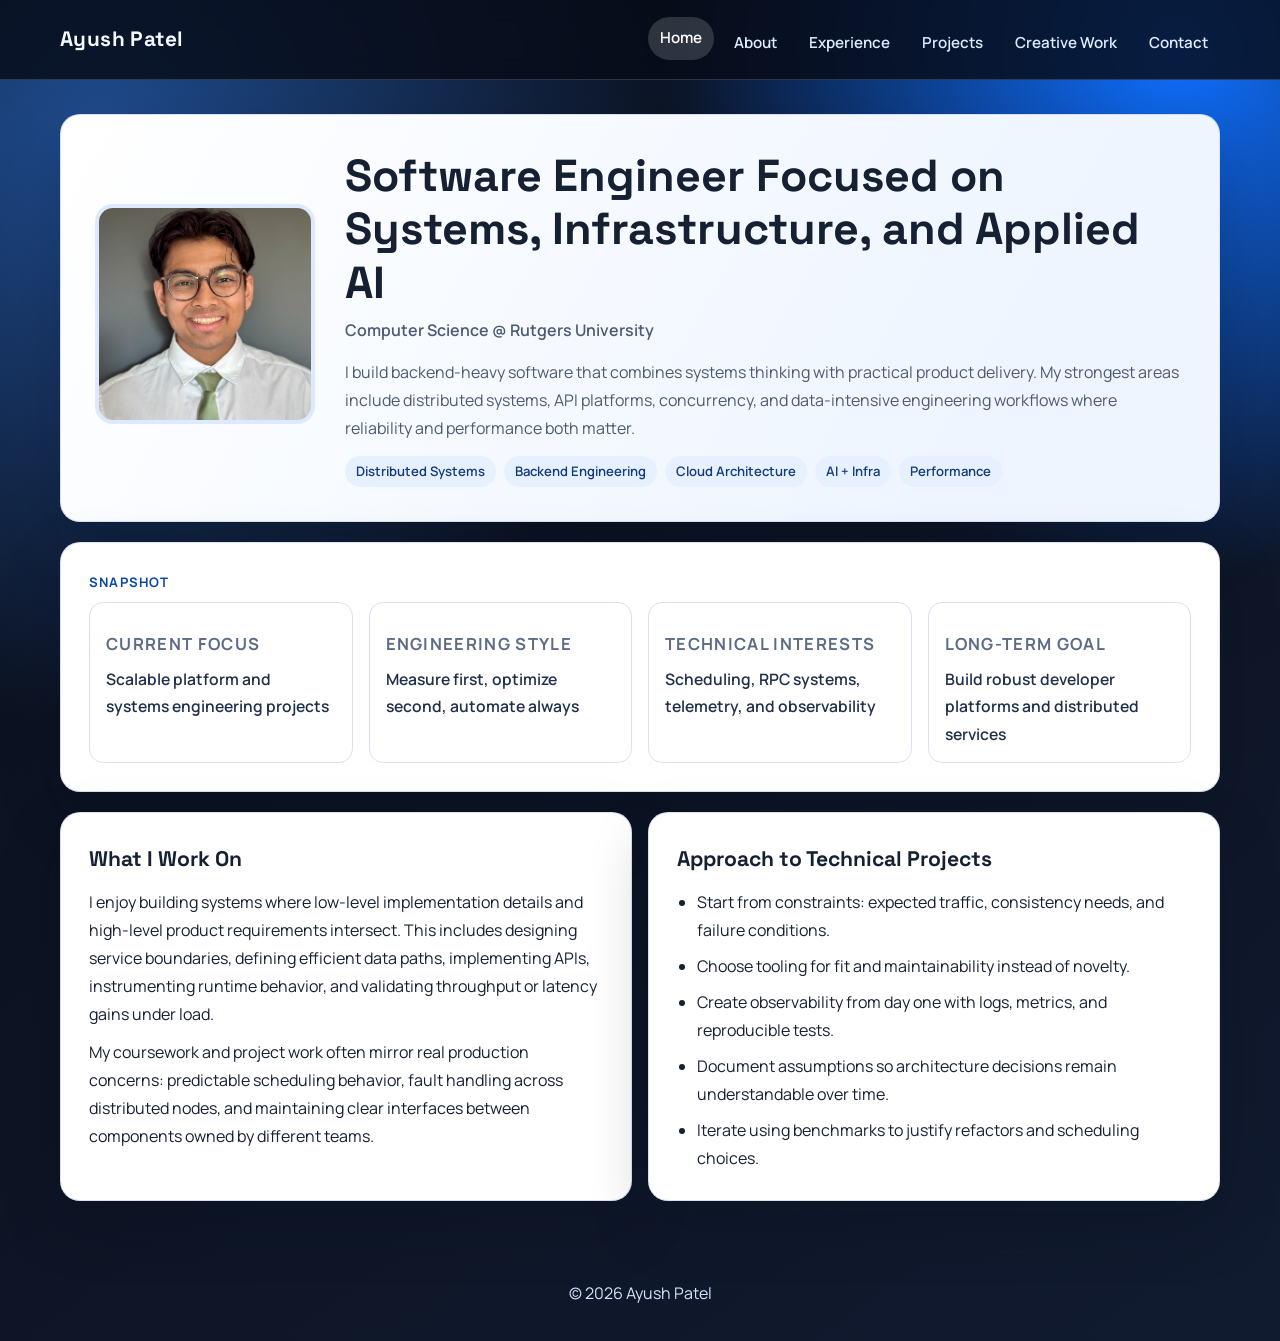
<file: index.html>
<!DOCTYPE html>
<html lang="en">
<head>
  <meta charset="UTF-8" />
  <meta name="viewport" content="width=device-width, initial-scale=1.0" />
  <title>Ayush Patel | Home</title>
  <link rel="stylesheet" href="styles.css" />
</head>
<body>
  <header>
    <nav class="navbar">
      <div class="logo">Ayush Patel</div>
      <ul class="nav-links">
        <li><a href="index.html" class="active">Home</a></li>
        <li><a href="about.html">About</a></li>
        <li><a href="experience.html">Experience</a></li>
        <li><a href="projects.html">Projects</a></li>
        <li><a href="creative.html">Creative Work</a></li>
        <li><a href="contact.html">Contact</a></li>
      </ul>
    </nav>
  </header>

  <main class="container">
    <section class="hero">
      <div class="photo-box">
        <img src="headshot.png" alt="Portrait of Ayush Patel" />
      </div>
      <div class="hero-text">
        <h1>Software Engineer Focused on Systems, Infrastructure, and Applied AI</h1>
        <p class="subtitle">Computer Science @ Rutgers University</p>
        <p class="lead">
          I build backend-heavy software that combines systems thinking with practical product delivery. My strongest areas include distributed systems, API platforms, concurrency, and data-intensive engineering workflows where reliability and performance both matter.
        </p>
        <div class="tag-row">
          <span class="tag">Distributed Systems</span>
          <span class="tag">Backend Engineering</span>
          <span class="tag">Cloud Architecture</span>
          <span class="tag">AI + Infra</span>
          <span class="tag">Performance</span>
        </div>
      </div>
    </section>

    <section class="card">
      <p class="kicker">Snapshot</p>
      <div class="meta-grid">
        <article class="meta-item">
          <h3>Current Focus</h3>
          <p>Scalable platform and systems engineering projects</p>
        </article>
        <article class="meta-item">
          <h3>Engineering Style</h3>
          <p>Measure first, optimize second, automate always</p>
        </article>
        <article class="meta-item">
          <h3>Technical Interests</h3>
          <p>Scheduling, RPC systems, telemetry, and observability</p>
        </article>
        <article class="meta-item">
          <h3>Long-Term Goal</h3>
          <p>Build robust developer platforms and distributed services</p>
        </article>
      </div>
    </section>

    <section class="split">
      <article class="card">
        <h2>What I Work On</h2>
        <p>
          I enjoy building systems where low-level implementation details and high-level product requirements intersect. This includes designing service boundaries, defining efficient data paths, implementing APIs, instrumenting runtime behavior, and validating throughput or latency gains under load.
        </p>
        <p>
          My coursework and project work often mirror real production concerns: predictable scheduling behavior, fault handling across distributed nodes, and maintaining clear interfaces between components owned by different teams.
        </p>
      </article>

      <article class="card">
        <h2>Approach to Technical Projects</h2>
        <ul>
          <li>Start from constraints: expected traffic, consistency needs, and failure conditions.</li>
          <li>Choose tooling for fit and maintainability instead of novelty.</li>
          <li>Create observability from day one with logs, metrics, and reproducible tests.</li>
          <li>Document assumptions so architecture decisions remain understandable over time.</li>
          <li>Iterate using benchmarks to justify refactors and scheduling choices.</li>
        </ul>
      </article>
    </section>
  </main>

  <footer>
    <p>© 2026 Ayush Patel</p>
  </footer>
</body>
</html>
</file>
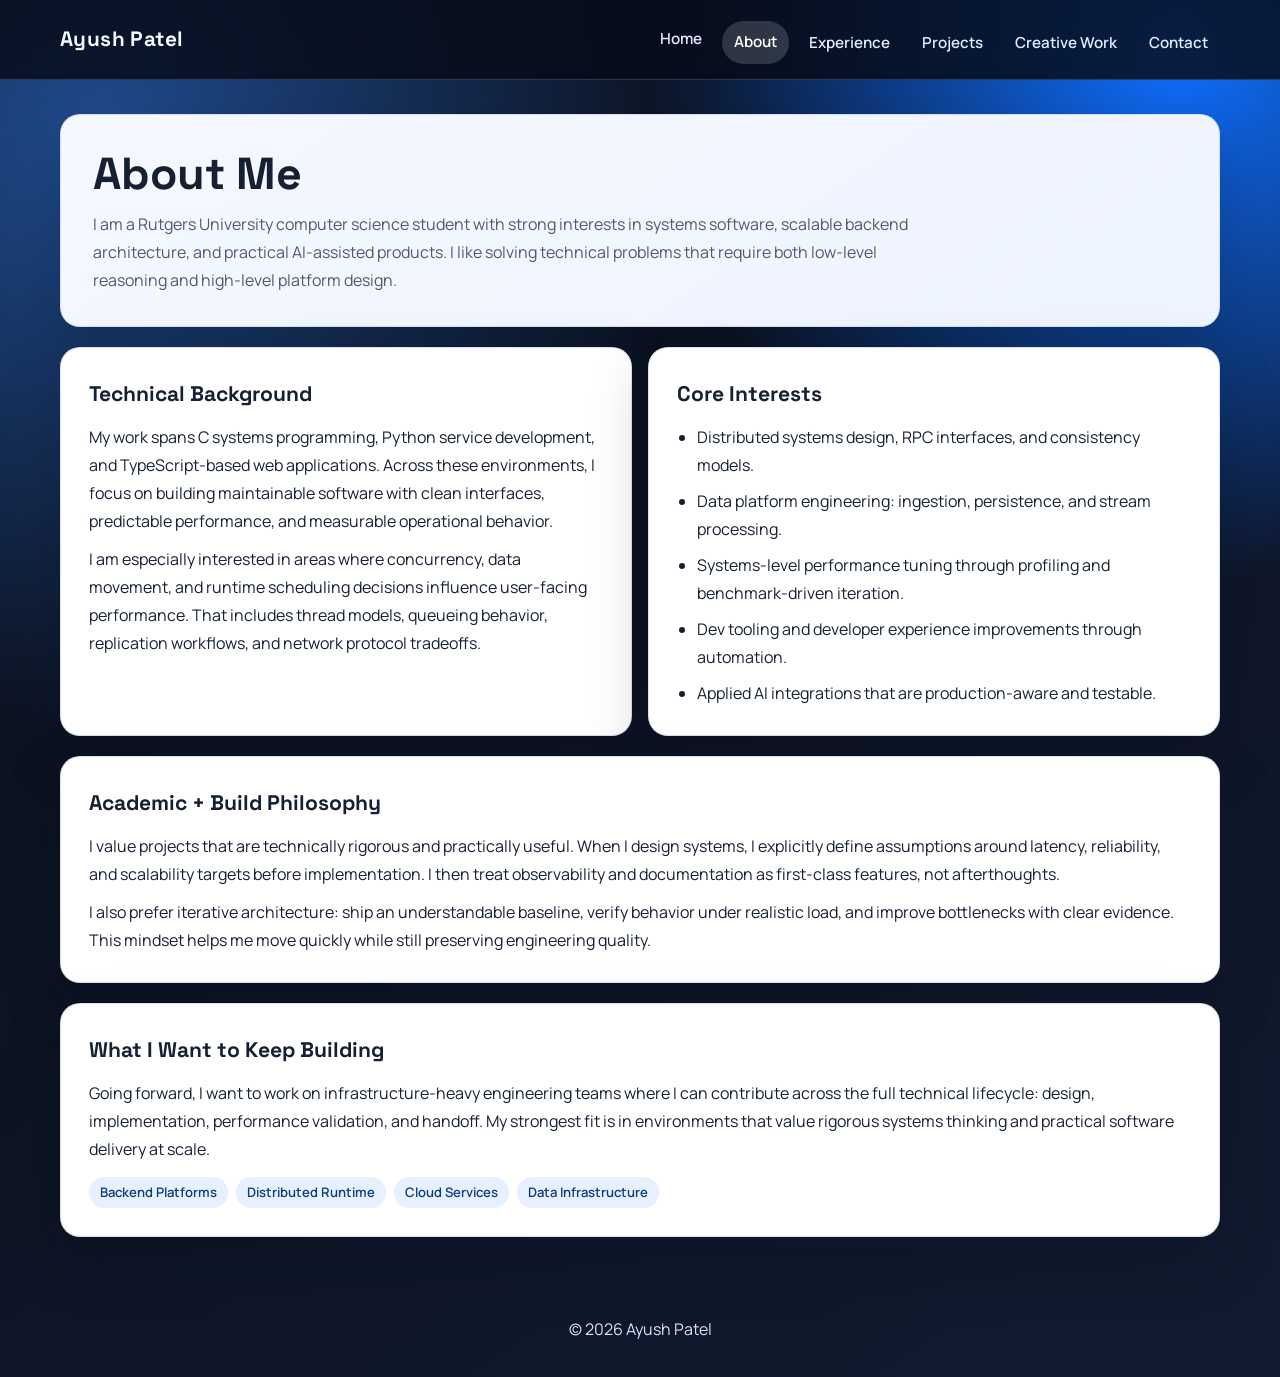
<file: about.html>
<!DOCTYPE html>
<html lang="en">
<head>
  <meta charset="UTF-8" />
  <meta name="viewport" content="width=device-width, initial-scale=1.0" />
  <title>Ayush Patel | About</title>
  <link rel="stylesheet" href="styles.css" />
</head>
<body>
  <header>
    <nav class="navbar">
      <div class="logo">Ayush Patel</div>
      <ul class="nav-links">
        <li><a href="index.html">Home</a></li>
        <li><a href="about.html" class="active">About</a></li>
        <li><a href="experience.html">Experience</a></li>
        <li><a href="projects.html">Projects</a></li>
        <li><a href="creative.html">Creative Work</a></li>
        <li><a href="contact.html">Contact</a></li>
      </ul>
    </nav>
  </header>

  <main class="container">
    <section class="page-header">
      <h1>About Me</h1>
      <p>
        I am a Rutgers University computer science student with strong interests in systems software, scalable backend architecture, and practical AI-assisted products. I like solving technical problems that require both low-level reasoning and high-level platform design.
      </p>
    </section>

    <section class="split">
      <article class="card">
        <h2>Technical Background</h2>
        <p>
          My work spans C systems programming, Python service development, and TypeScript-based web applications. Across these environments, I focus on building maintainable software with clean interfaces, predictable performance, and measurable operational behavior.
        </p>
        <p>
          I am especially interested in areas where concurrency, data movement, and runtime scheduling decisions influence user-facing performance. That includes thread models, queueing behavior, replication workflows, and network protocol tradeoffs.
        </p>
      </article>

      <article class="card">
        <h2>Core Interests</h2>
        <ul>
          <li>Distributed systems design, RPC interfaces, and consistency models.</li>
          <li>Data platform engineering: ingestion, persistence, and stream processing.</li>
          <li>Systems-level performance tuning through profiling and benchmark-driven iteration.</li>
          <li>Dev tooling and developer experience improvements through automation.</li>
          <li>Applied AI integrations that are production-aware and testable.</li>
        </ul>
      </article>
    </section>

    <section class="card">
      <h2>Academic + Build Philosophy</h2>
      <p>
        I value projects that are technically rigorous and practically useful. When I design systems, I explicitly define assumptions around latency, reliability, and scalability targets before implementation. I then treat observability and documentation as first-class features, not afterthoughts.
      </p>
      <p>
        I also prefer iterative architecture: ship an understandable baseline, verify behavior under realistic load, and improve bottlenecks with clear evidence. This mindset helps me move quickly while still preserving engineering quality.
      </p>
    </section>

    <section class="card">
      <h2>What I Want to Keep Building</h2>
      <p>
        Going forward, I want to work on infrastructure-heavy engineering teams where I can contribute across the full technical lifecycle: design, implementation, performance validation, and handoff. My strongest fit is in environments that value rigorous systems thinking and practical software delivery at scale.
      </p>
      <div class="tag-row">
        <span class="tag">Backend Platforms</span>
        <span class="tag">Distributed Runtime</span>
        <span class="tag">Cloud Services</span>
        <span class="tag">Data Infrastructure</span>
      </div>
    </section>
  </main>

  <footer>
    <p>© 2026 Ayush Patel</p>
  </footer>
</body>
</html>
</file>
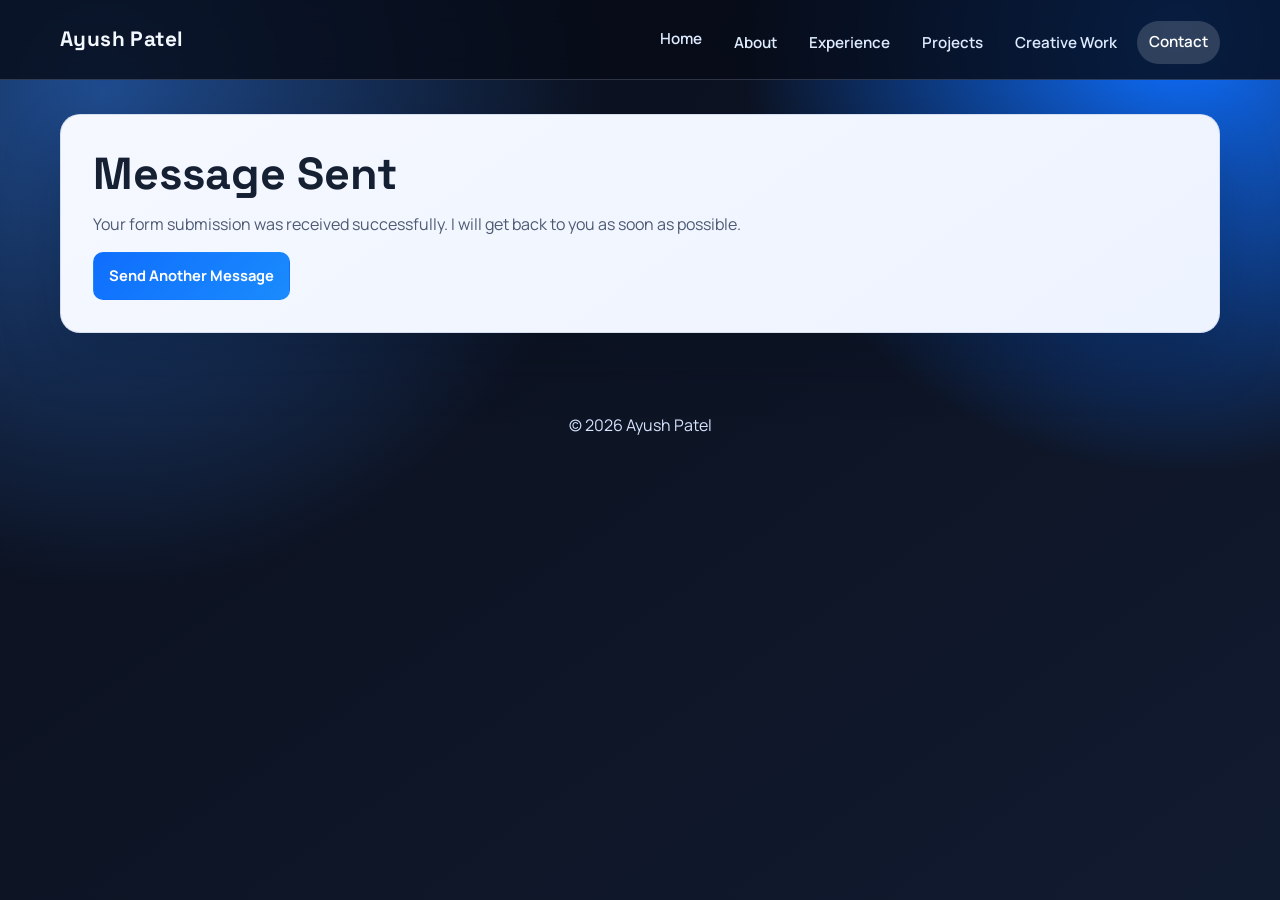
<file: contact-success.html>
<!DOCTYPE html>
<html lang="en">
<head>
  <meta charset="UTF-8" />
  <meta name="viewport" content="width=device-width, initial-scale=1.0" />
  <title>Ayush Patel | Message Sent</title>
  <link rel="stylesheet" href="styles.css" />
</head>
<body>
  <header>
    <nav class="navbar">
      <div class="logo">Ayush Patel</div>
      <ul class="nav-links">
        <li><a href="index.html">Home</a></li>
        <li><a href="about.html">About</a></li>
        <li><a href="experience.html">Experience</a></li>
        <li><a href="projects.html">Projects</a></li>
        <li><a href="creative.html">Creative Work</a></li>
        <li><a href="contact.html" class="active">Contact</a></li>
      </ul>
    </nav>
  </header>

  <main class="container">
    <section class="page-header">
      <h1>Message Sent</h1>
      <p>Your form submission was received successfully. I will get back to you as soon as possible.</p>
      <p>
        <a class="button" href="contact.html">Send Another Message</a>
      </p>
    </section>
  </main>

  <footer>
    <p>© 2026 Ayush Patel</p>
  </footer>
</body>
</html>
</file>
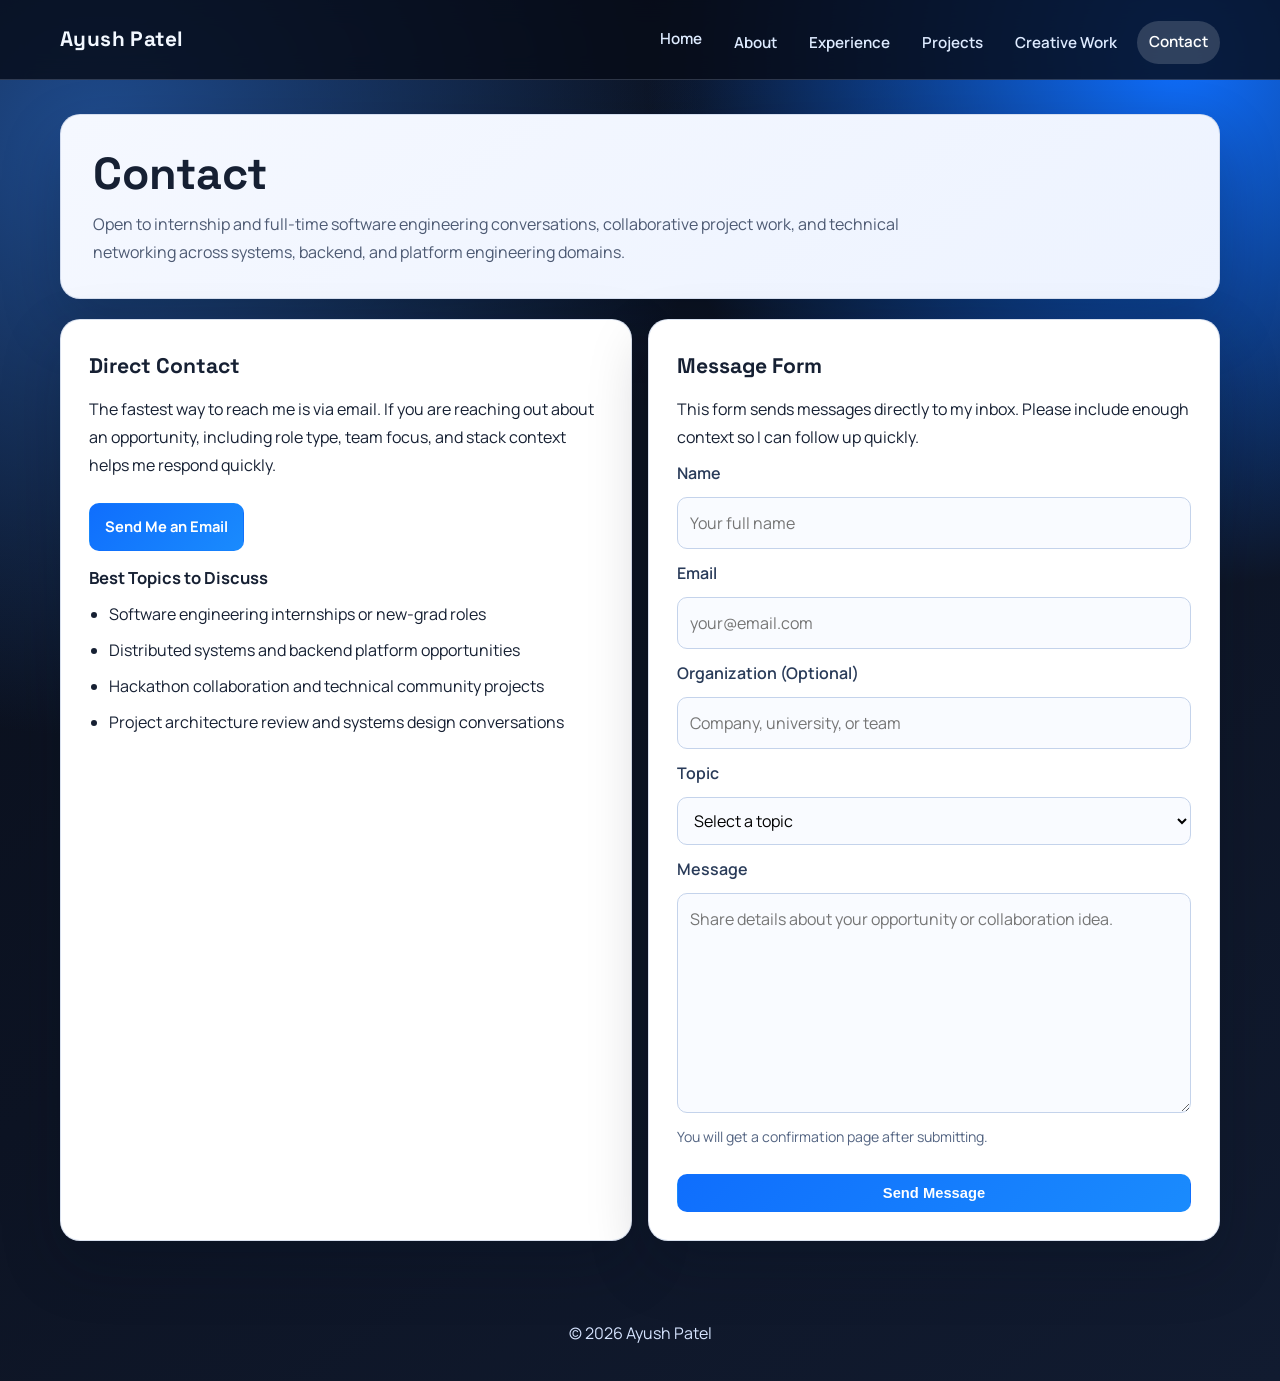
<file: contact.html>
<!DOCTYPE html>
<html lang="en">
<head>
  <meta charset="UTF-8" />
  <meta name="viewport" content="width=device-width, initial-scale=1.0" />
  <title>Ayush Patel | Contact</title>
  <link rel="stylesheet" href="styles.css" />
</head>
<body>
  <header>
    <nav class="navbar">
      <div class="logo">Ayush Patel</div>
      <ul class="nav-links">
        <li><a href="index.html">Home</a></li>
        <li><a href="about.html">About</a></li>
        <li><a href="experience.html">Experience</a></li>
        <li><a href="projects.html">Projects</a></li>
        <li><a href="creative.html">Creative Work</a></li>
        <li><a href="contact.html" class="active">Contact</a></li>
      </ul>
    </nav>
  </header>

  <main class="container">
    <section class="page-header">
      <h1>Contact</h1>
      <p>
        Open to internship and full-time software engineering conversations, collaborative project work, and technical networking across systems, backend, and platform engineering domains.
      </p>
    </section>

    <section class="split">
      <article class="card">
        <h2>Direct Contact</h2>
        <p>
          The fastest way to reach me is via email. If you are reaching out about an opportunity, including role type, team focus, and stack context helps me respond quickly.
        </p>
        <p>
          <a class="button" href="mailto:ayushppatel0728@gmail.com">Send Me an Email</a>
        </p>
        <h3>Best Topics to Discuss</h3>
        <ul>
          <li>Software engineering internships or new-grad roles</li>
          <li>Distributed systems and backend platform opportunities</li>
          <li>Hackathon collaboration and technical community projects</li>
          <li>Project architecture review and systems design conversations</li>
        </ul>
      </article>

      <article class="card">
        <h2>Message Form</h2>
        <p>
          This form sends messages directly to my inbox. Please include enough context so I can follow up quickly.
        </p>
        <form action="https://formsubmit.co/ayushppatel0728@gmail.com" method="POST">
          <input type="hidden" name="_subject" value="New Portfolio Contact Form Submission" />
          <input type="hidden" name="_template" value="table" />
          <input type="hidden" name="_next" value="https://ayushp0728.github.io/contact-success.html" />
          <input type="hidden" name="_honey" value="" />
          <input type="hidden" name="_captcha" value="false" />

          <label for="name">Name</label>
          <input type="text" id="name" name="name" placeholder="Your full name" required minlength="2" autocomplete="name" />

          <label for="email">Email</label>
          <input type="email" id="email" name="email" placeholder="your@email.com" required autocomplete="email" />

          <label for="organization">Organization (Optional)</label>
          <input type="text" id="organization" name="organization" placeholder="Company, university, or team" autocomplete="organization" />

          <label for="topic">Topic</label>
          <select id="topic" name="topic" required>
            <option value="" selected disabled>Select a topic</option>
            <option value="Internship Opportunity">Internship Opportunity</option>
            <option value="Full-Time Opportunity">Full-Time Opportunity</option>
            <option value="Project Collaboration">Project Collaboration</option>
            <option value="Technical Networking">Technical Networking</option>
            <option value="Other">Other</option>
          </select>

          <label for="message">Message</label>
          <textarea id="message" name="message" rows="7" placeholder="Share details about your opportunity or collaboration idea." required minlength="20"></textarea>

          <p class="form-note">You will get a confirmation page after submitting.</p>

          <button type="submit" class="button">Send Message</button>
        </form>
      </article>
    </section>
  </main>

  <footer>
    <p>© 2026 Ayush Patel</p>
  </footer>
</body>
</html>
</file>
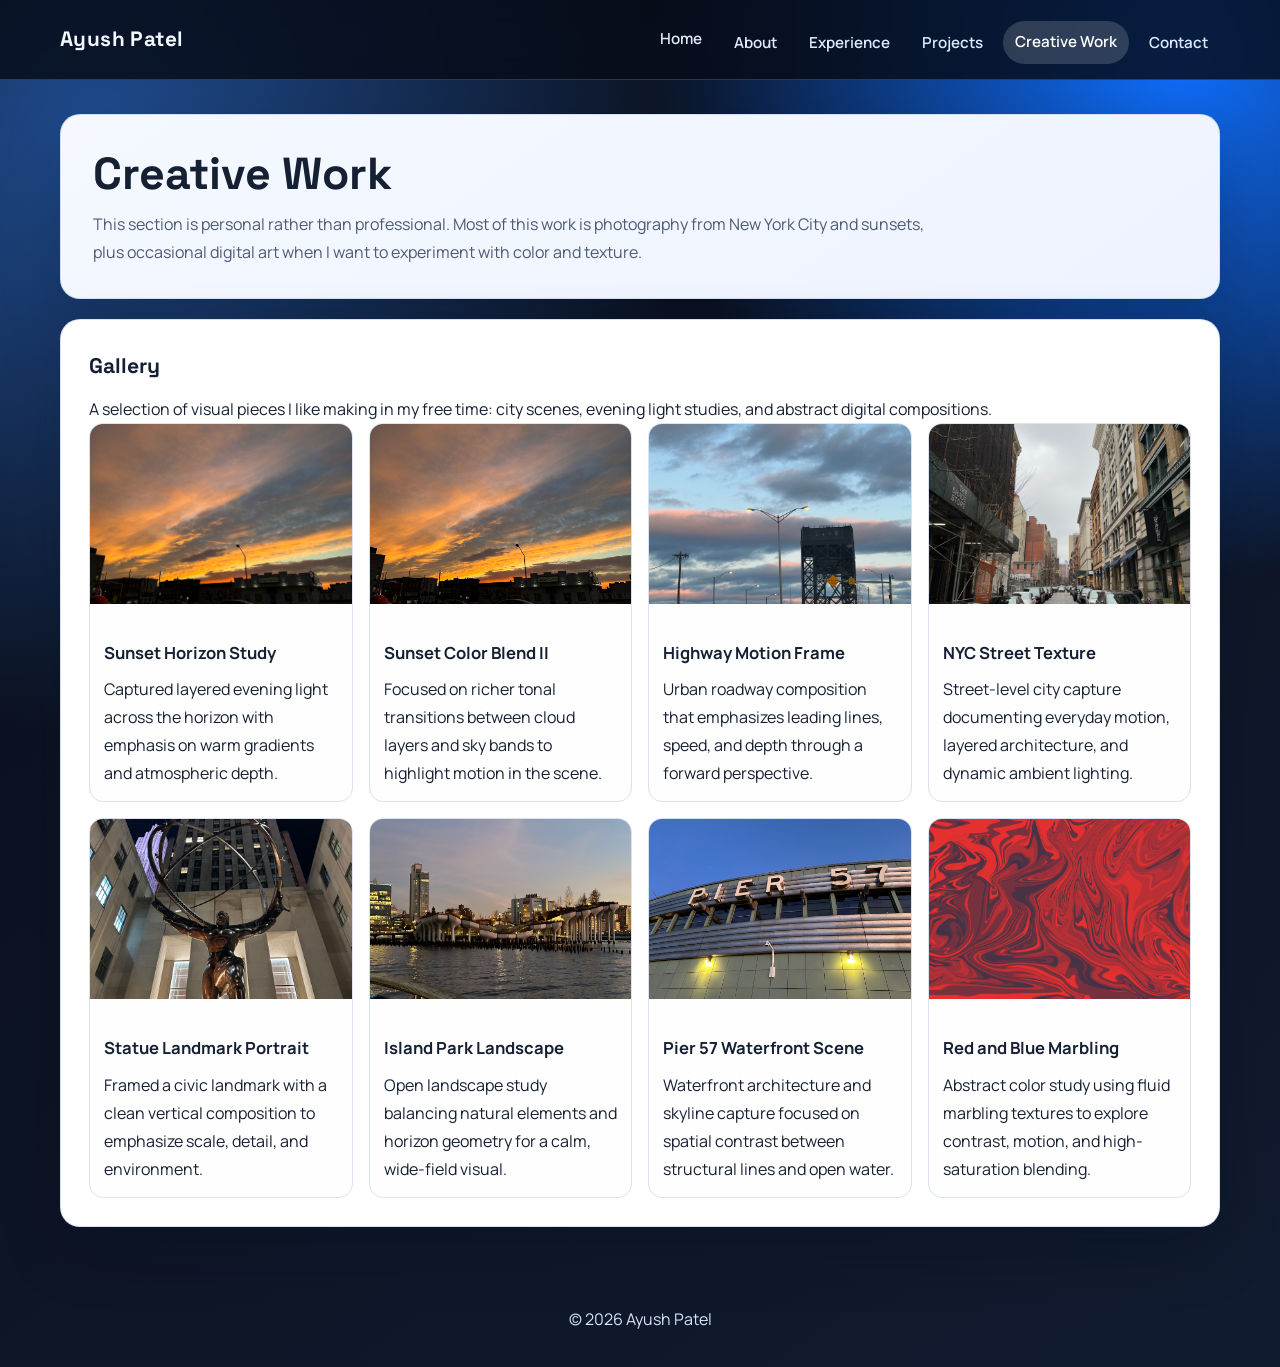
<file: creative.html>
<!DOCTYPE html>
<html lang="en">
<head>
  <meta charset="UTF-8" />
  <meta name="viewport" content="width=device-width, initial-scale=1.0" />
  <title>Ayush Patel | Creative Work</title>
  <link rel="stylesheet" href="styles.css" />
</head>
<body>
  <header>
    <nav class="navbar">
      <div class="logo">Ayush Patel</div>
      <ul class="nav-links">
        <li><a href="index.html">Home</a></li>
        <li><a href="about.html">About</a></li>
        <li><a href="experience.html">Experience</a></li>
        <li><a href="projects.html">Projects</a></li>
        <li><a href="creative.html" class="active">Creative Work</a></li>
        <li><a href="contact.html">Contact</a></li>
      </ul>
    </nav>
  </header>

  <main class="container">
    <section class="page-header">
      <h1>Creative Work</h1>
      <p>
        This section is personal rather than professional. Most of this work is photography from New York City and sunsets, plus occasional digital art when I want to experiment with color and texture.
      </p>
    </section>

    <section class="card">
      <h2>Gallery</h2>
      <p>
        A selection of visual pieces I like making in my free time: city scenes, evening light studies, and abstract digital compositions.
      </p>
      <div class="gallery-grid">
        <article class="gallery-item">
          <img src="sunset.PNG" alt="Sunset sky study" />
          <div class="body">
            <h3>Sunset Horizon Study</h3>
            <p>Captured layered evening light across the horizon with emphasis on warm gradients and atmospheric depth.</p>
          </div>
        </article>

        <article class="gallery-item">
          <img src="sunset2.jpeg" alt="Sunset color blend scene" />
          <div class="body">
            <h3>Sunset Color Blend II</h3>
            <p>Focused on richer tonal transitions between cloud layers and sky bands to highlight motion in the scene.</p>
          </div>
        </article>

        <article class="gallery-item">
          <img src="highwaypic.jpeg" alt="Highway perspective shot" />
          <div class="body">
            <h3>Highway Motion Frame</h3>
            <p>Urban roadway composition that emphasizes leading lines, speed, and depth through a forward perspective.</p>
          </div>
        </article>

        <article class="gallery-item">
          <img src="nycstreet.jpeg" alt="NYC street candid scene" />
          <div class="body">
            <h3>NYC Street Texture</h3>
            <p>Street-level city capture documenting everyday motion, layered architecture, and dynamic ambient lighting.</p>
          </div>
        </article>

        <article class="gallery-item">
          <img src="statue.jpeg" alt="Statue landmark photograph" />
          <div class="body">
            <h3>Statue Landmark Portrait</h3>
            <p>Framed a civic landmark with a clean vertical composition to emphasize scale, detail, and environment.</p>
          </div>
        </article>

        <article class="gallery-item">
          <img src="islandpark.jpeg" alt="Island park landscape view" />
          <div class="body">
            <h3>Island Park Landscape</h3>
            <p>Open landscape study balancing natural elements and horizon geometry for a calm, wide-field visual.</p>
          </div>
        </article>

        <article class="gallery-item">
          <img src="pier57.jpeg" alt="Pier 57 waterfront view" />
          <div class="body">
            <h3>Pier 57 Waterfront Scene</h3>
            <p>Waterfront architecture and skyline capture focused on spatial contrast between structural lines and open water.</p>
          </div>
        </article>

        <article class="gallery-item">
          <img src="red and blue marbling.png" alt="Red and blue marbling abstract art" />
          <div class="body">
            <h3>Red and Blue Marbling</h3>
            <p>Abstract color study using fluid marbling textures to explore contrast, motion, and high-saturation blending.</p>
          </div>
        </article>
      </div>
    </section>

  </main>

  <footer>
    <p>© 2026 Ayush Patel</p>
  </footer>
</body>
</html>
</file>
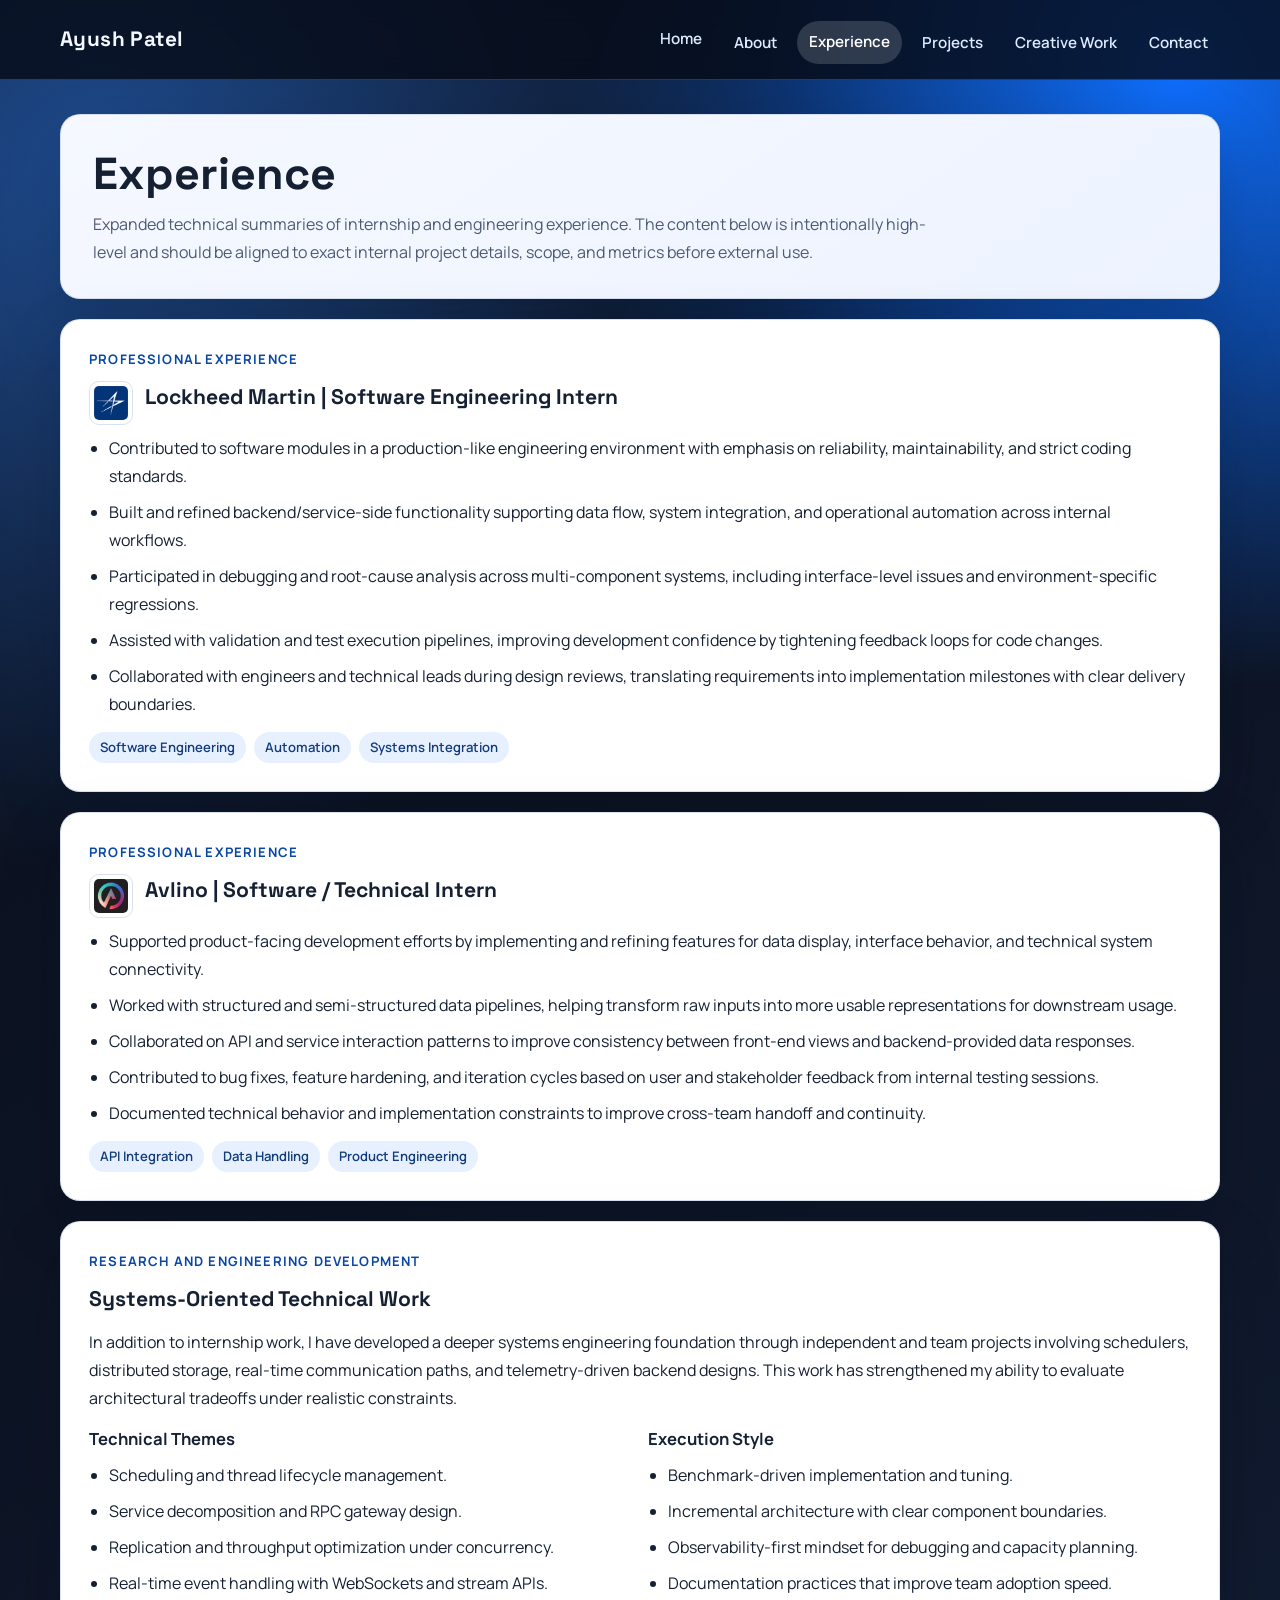
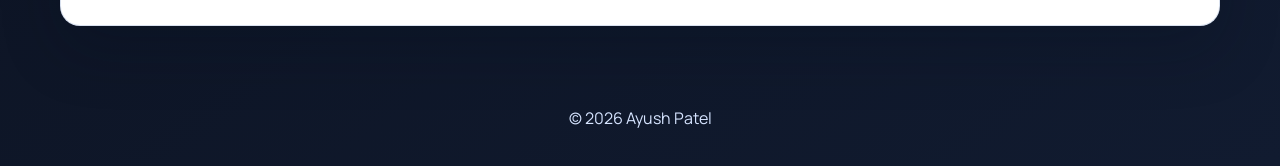
<file: experience.html>
<!DOCTYPE html>
<html lang="en">
<head>
  <meta charset="UTF-8" />
  <meta name="viewport" content="width=device-width, initial-scale=1.0" />
  <title>Ayush Patel | Experience</title>
  <link rel="stylesheet" href="styles.css" />
</head>
<body>
  <header>
    <nav class="navbar">
      <div class="logo">Ayush Patel</div>
      <ul class="nav-links">
        <li><a href="index.html">Home</a></li>
        <li><a href="about.html">About</a></li>
        <li><a href="experience.html" class="active">Experience</a></li>
        <li><a href="projects.html">Projects</a></li>
        <li><a href="creative.html">Creative Work</a></li>
        <li><a href="contact.html">Contact</a></li>
      </ul>
    </nav>
  </header>

  <main class="container">
    <section class="page-header">
      <h1>Experience</h1>
      <p>
        Expanded technical summaries of internship and engineering experience. The content below is intentionally high-level and should be aligned to exact internal project details, scope, and metrics before external use.
      </p>
    </section>

    <section class="card">
      <p class="kicker">Professional Experience</p>
      <div class="company-header">
        <img class="company-logo" src="experience_thumbnails/lockheedmartinlogo.png" alt="Lockheed Martin logo" />
        <h2>Lockheed Martin | Software Engineering Intern</h2>
      </div>
      <ul>
        <li>Contributed to software modules in a production-like engineering environment with emphasis on reliability, maintainability, and strict coding standards.</li>
        <li>Built and refined backend/service-side functionality supporting data flow, system integration, and operational automation across internal workflows.</li>
        <li>Participated in debugging and root-cause analysis across multi-component systems, including interface-level issues and environment-specific regressions.</li>
        <li>Assisted with validation and test execution pipelines, improving development confidence by tightening feedback loops for code changes.</li>
        <li>Collaborated with engineers and technical leads during design reviews, translating requirements into implementation milestones with clear delivery boundaries.</li>
      </ul>
      <div class="tag-row">
        <span class="tag">Software Engineering</span>
        <span class="tag">Automation</span>
        <span class="tag">Systems Integration</span>
      </div>
    </section>

    <section class="card">
      <p class="kicker">Professional Experience</p>
      <div class="company-header">
        <img class="company-logo" src="experience_thumbnails/avlinologo.png" alt="Avlino logo" />
        <h2>Avlino | Software / Technical Intern</h2>
      </div>
      <ul>
        <li>Supported product-facing development efforts by implementing and refining features for data display, interface behavior, and technical system connectivity.</li>
        <li>Worked with structured and semi-structured data pipelines, helping transform raw inputs into more usable representations for downstream usage.</li>
        <li>Collaborated on API and service interaction patterns to improve consistency between front-end views and backend-provided data responses.</li>
        <li>Contributed to bug fixes, feature hardening, and iteration cycles based on user and stakeholder feedback from internal testing sessions.</li>
        <li>Documented technical behavior and implementation constraints to improve cross-team handoff and continuity.</li>
      </ul>
      <div class="tag-row">
        <span class="tag">API Integration</span>
        <span class="tag">Data Handling</span>
        <span class="tag">Product Engineering</span>
      </div>
    </section>

    <section class="card">
      <p class="kicker">Research and Engineering Development</p>
      <h2>Systems-Oriented Technical Work</h2>
      <p>
        In addition to internship work, I have developed a deeper systems engineering foundation through independent and team projects involving schedulers, distributed storage, real-time communication paths, and telemetry-driven backend designs. This work has strengthened my ability to evaluate architectural tradeoffs under realistic constraints.
      </p>
      <div class="split">
        <article>
          <h3>Technical Themes</h3>
          <ul>
            <li>Scheduling and thread lifecycle management.</li>
            <li>Service decomposition and RPC gateway design.</li>
            <li>Replication and throughput optimization under concurrency.</li>
            <li>Real-time event handling with WebSockets and stream APIs.</li>
          </ul>
        </article>
        <article>
          <h3>Execution Style</h3>
          <ul>
            <li>Benchmark-driven implementation and tuning.</li>
            <li>Incremental architecture with clear component boundaries.</li>
            <li>Observability-first mindset for debugging and capacity planning.</li>
            <li>Documentation practices that improve team adoption speed.</li>
          </ul>
        </article>
      </div>
    </section>
  </main>

  <footer>
    <p>© 2026 Ayush Patel</p>
  </footer>
</body>
</html>
</file>
<file: styles.css>
@import url('https://fonts.googleapis.com/css2?family=Manrope:wght@400;500;600;700;800&family=Space+Grotesk:wght@500;600;700&display=swap');

:root {
  --bg: #0a0f1b;
  --bg-soft: #121a2b;
  --panel: rgba(255, 255, 255, 0.92);
  --panel-strong: #ffffff;
  --text: #162033;
  --text-soft: #4d5a73;
  --brand: #0f6efd;
  --brand-deep: #0847a6;
  --accent: #23b7a4;
  --line: #d9e2f1;
  --shadow: 0 24px 60px rgba(4, 12, 28, 0.22);
  --radius-lg: 20px;
  --radius-md: 14px;
}

* {
  margin: 0;
  padding: 0;
  box-sizing: border-box;
}

body {
  min-height: 100vh;
  font-family: 'Manrope', sans-serif;
  color: var(--text);
  line-height: 1.75;
  background:
    radial-gradient(circle at 8% 10%, #1f4c8f 0%, transparent 35%),
    radial-gradient(circle at 92% 4%, #0f6efd 0%, transparent 30%),
    linear-gradient(145deg, #0a0f1b 0%, #0d1424 50%, #111b30 100%);
}

header {
  position: sticky;
  top: 0;
  z-index: 100;
  backdrop-filter: blur(12px);
  background: rgba(7, 12, 24, 0.82);
  border-bottom: 1px solid rgba(197, 214, 245, 0.2);
}

.navbar {
  width: min(1160px, 92vw);
  margin: 0 auto;
  padding: 14px 0;
  display: flex;
  align-items: center;
  justify-content: space-between;
  gap: 20px;
}

.logo {
  font-family: 'Space Grotesk', sans-serif;
  font-size: 1.3rem;
  letter-spacing: 0.02em;
  font-weight: 700;
  color: #f3f8ff;
}

.nav-links {
  list-style: none;
  display: flex;
  align-items: center;
  flex-wrap: wrap;
  gap: 8px;
}

.nav-links a {
  display: inline-block;
  color: #deebff;
  font-size: 0.95rem;
  font-weight: 600;
  text-decoration: none;
  padding: 8px 12px;
  border-radius: 999px;
  transition: transform 0.2s ease, background 0.2s ease, color 0.2s ease;
}

.nav-links a:hover,
.nav-links a.active {
  background: rgba(255, 255, 255, 0.16);
  color: #ffffff;
  transform: translateY(-1px);
}

.container {
  width: min(1160px, 92vw);
  margin: 34px auto 52px;
  display: grid;
  gap: 20px;
}

.panel,
.card,
.hero,
.page-header {
  background: var(--panel);
  border: 1px solid rgba(201, 213, 233, 0.7);
  border-radius: var(--radius-lg);
  box-shadow: var(--shadow);
}

.page-header {
  padding: 32px;
  background: linear-gradient(145deg, #f5f8ff 0%, #edf3ff 100%);
}

.page-header h1,
.hero h1 {
  font-family: 'Space Grotesk', sans-serif;
  font-size: clamp(1.85rem, 4vw, 2.8rem);
  line-height: 1.2;
  margin-bottom: 10px;
}

.page-header p,
.subtitle,
.lead {
  color: var(--text-soft);
  max-width: 840px;
}

.hero {
  padding: 34px;
  display: grid;
  grid-template-columns: 220px 1fr;
  align-items: center;
  gap: 30px;
  background: linear-gradient(120deg, #ffffff 0%, #eef5ff 80%);
}

.photo-box img {
  width: 100%;
  aspect-ratio: 1;
  object-fit: cover;
  border-radius: 18px;
  border: 4px solid #dce9ff;
}

.hero-text h1 {
  margin-bottom: 6px;
}

.subtitle {
  margin-bottom: 14px;
  font-weight: 600;
}

.meta-grid,
.card-grid,
.project-grid,
.gallery-grid {
  display: grid;
  gap: 16px;
}

.meta-grid {
  grid-template-columns: repeat(auto-fit, minmax(210px, 1fr));
}

.meta-item {
  border-radius: var(--radius-md);
  border: 1px solid var(--line);
  background: var(--panel-strong);
  padding: 14px 16px;
}

.meta-item h3 {
  font-size: 0.85rem;
  text-transform: uppercase;
  letter-spacing: 0.08em;
  color: #5d6c86;
  margin-bottom: 4px;
}

.meta-item p {
  font-size: 0.98rem;
  font-weight: 600;
  color: #21304a;
}

.card {
  padding: 28px;
  background: var(--panel-strong);
}

.card h2 {
  font-family: 'Space Grotesk', sans-serif;
  font-size: 1.32rem;
  margin-bottom: 10px;
}

.card h3 {
  font-size: 1.04rem;
  margin: 12px 0 8px;
}

.card p + p {
  margin-top: 10px;
}

ul {
  padding-left: 20px;
}

li + li {
  margin-top: 8px;
}

.split {
  display: grid;
  grid-template-columns: 1fr 1fr;
  gap: 16px;
}

.kicker {
  font-size: 0.82rem;
  text-transform: uppercase;
  letter-spacing: 0.09em;
  font-weight: 700;
  color: var(--brand-deep);
  margin-bottom: 8px;
}

.tag-row {
  display: flex;
  flex-wrap: wrap;
  gap: 8px;
  margin-top: 14px;
}

.tag {
  display: inline-block;
  border-radius: 999px;
  padding: 4px 11px;
  font-size: 0.82rem;
  font-weight: 600;
  background: #e7f0ff;
  color: #123c7a;
}

.button,
.project-link {
  display: inline-flex;
  align-items: center;
  justify-content: center;
  margin-top: 14px;
  padding: 10px 15px;
  border-radius: 10px;
  border: 1px solid transparent;
  background: linear-gradient(135deg, var(--brand) 0%, #1a8bfd 100%);
  color: #ffffff;
  text-decoration: none;
  font-weight: 700;
  font-size: 0.92rem;
  transition: transform 0.2s ease, box-shadow 0.2s ease;
}

.button:hover,
.project-link:hover {
  transform: translateY(-1px);
  box-shadow: 0 8px 22px rgba(15, 110, 253, 0.28);
}

.project-grid {
  grid-template-columns: repeat(auto-fit, minmax(310px, 1fr));
}

.project-card {
  border-radius: var(--radius-md);
  border: 1px solid var(--line);
  background: #fbfdff;
  padding: 20px;
}

.featured-project {
  padding: 22px;
}

.featured-layout {
  display: grid;
  grid-template-columns: 1.15fr 1fr;
  gap: 18px;
  align-items: start;
}

.featured-video,
.featured-content {
  min-width: 0;
}

.company-header {
  display: flex;
  align-items: center;
  gap: 12px;
  margin-bottom: 8px;
}

.company-logo {
  width: 44px;
  height: 44px;
  object-fit: contain;
  border-radius: 10px;
  border: 1px solid var(--line);
  background: #ffffff;
  padding: 4px;
}

.project-head {
  display: flex;
  align-items: baseline;
  justify-content: space-between;
  gap: 12px;
  margin-bottom: 6px;
}

.project-date {
  color: #667793;
  font-size: 0.9rem;
  font-weight: 600;
  white-space: nowrap;
}

.project-tech {
  color: #2f466d;
  font-size: 0.92rem;
  margin-bottom: 8px;
}

.video-wrapper {
  margin-top: 12px;
  border: 1px solid var(--line);
  border-radius: 12px;
  overflow: hidden;
  background: #000000;
}

.video-wrapper iframe {
  width: 100%;
  aspect-ratio: 16 / 9;
  border: 0;
  display: block;
}

.video-thumb {
  margin-top: 12px;
  display: grid;
  gap: 8px;
  text-decoration: none;
  color: var(--text);
}

.video-thumb img {
  width: 100%;
  border-radius: 12px;
  border: 1px solid var(--line);
}

.video-thumb span {
  font-weight: 700;
  font-size: 0.9rem;
  color: var(--brand-deep);
}

.gallery-grid {
  grid-template-columns: repeat(auto-fit, minmax(230px, 1fr));
}

.gallery-item {
  border: 1px solid var(--line);
  border-radius: var(--radius-md);
  overflow: hidden;
  background: #fefefe;
}

.gallery-item img {
  width: 100%;
  height: 180px;
  object-fit: cover;
}

.gallery-item .body {
  padding: 14px;
}

form {
  display: grid;
  gap: 10px;
  margin-top: 8px;
}

label {
  font-weight: 600;
  color: #293b59;
}

input,
select,
textarea {
  width: 100%;
  font: inherit;
  border: 1px solid #c4d3eb;
  border-radius: 10px;
  padding: 11px 12px;
  background: #f9fbff;
}

input:focus,
select:focus,
textarea:focus {
  outline: 2px solid #b8d1ff;
  border-color: #8eb5ff;
}

.form-note {
  color: #536482;
  font-size: 0.88rem;
  margin-top: 2px;
}

.code-block {
  margin-top: 12px;
  padding: 14px;
  border-radius: 12px;
  background: #0e1628;
  color: #dce7fb;
  overflow-x: auto;
  font-family: 'SFMono-Regular', Consolas, 'Liberation Mono', Menlo, monospace;
  font-size: 0.85rem;
  line-height: 1.5;
}

footer {
  margin-top: 20px;
  text-align: center;
  color: #d6e4ff;
  padding: 26px 12px 34px;
}

@media (max-width: 980px) {
  .hero {
    grid-template-columns: 1fr;
    text-align: center;
  }

  .photo-box {
    max-width: 220px;
    margin: 0 auto;
  }

  .split {
    grid-template-columns: 1fr;
  }

  .featured-layout {
    grid-template-columns: 1fr;
  }
}

@media (max-width: 760px) {
  .navbar {
    flex-direction: column;
    align-items: flex-start;
  }

  .nav-links {
    gap: 4px;
  }

  .container {
    margin-top: 22px;
  }

  .page-header,
  .card,
  .hero {
    padding: 22px;
  }
}
</file>
